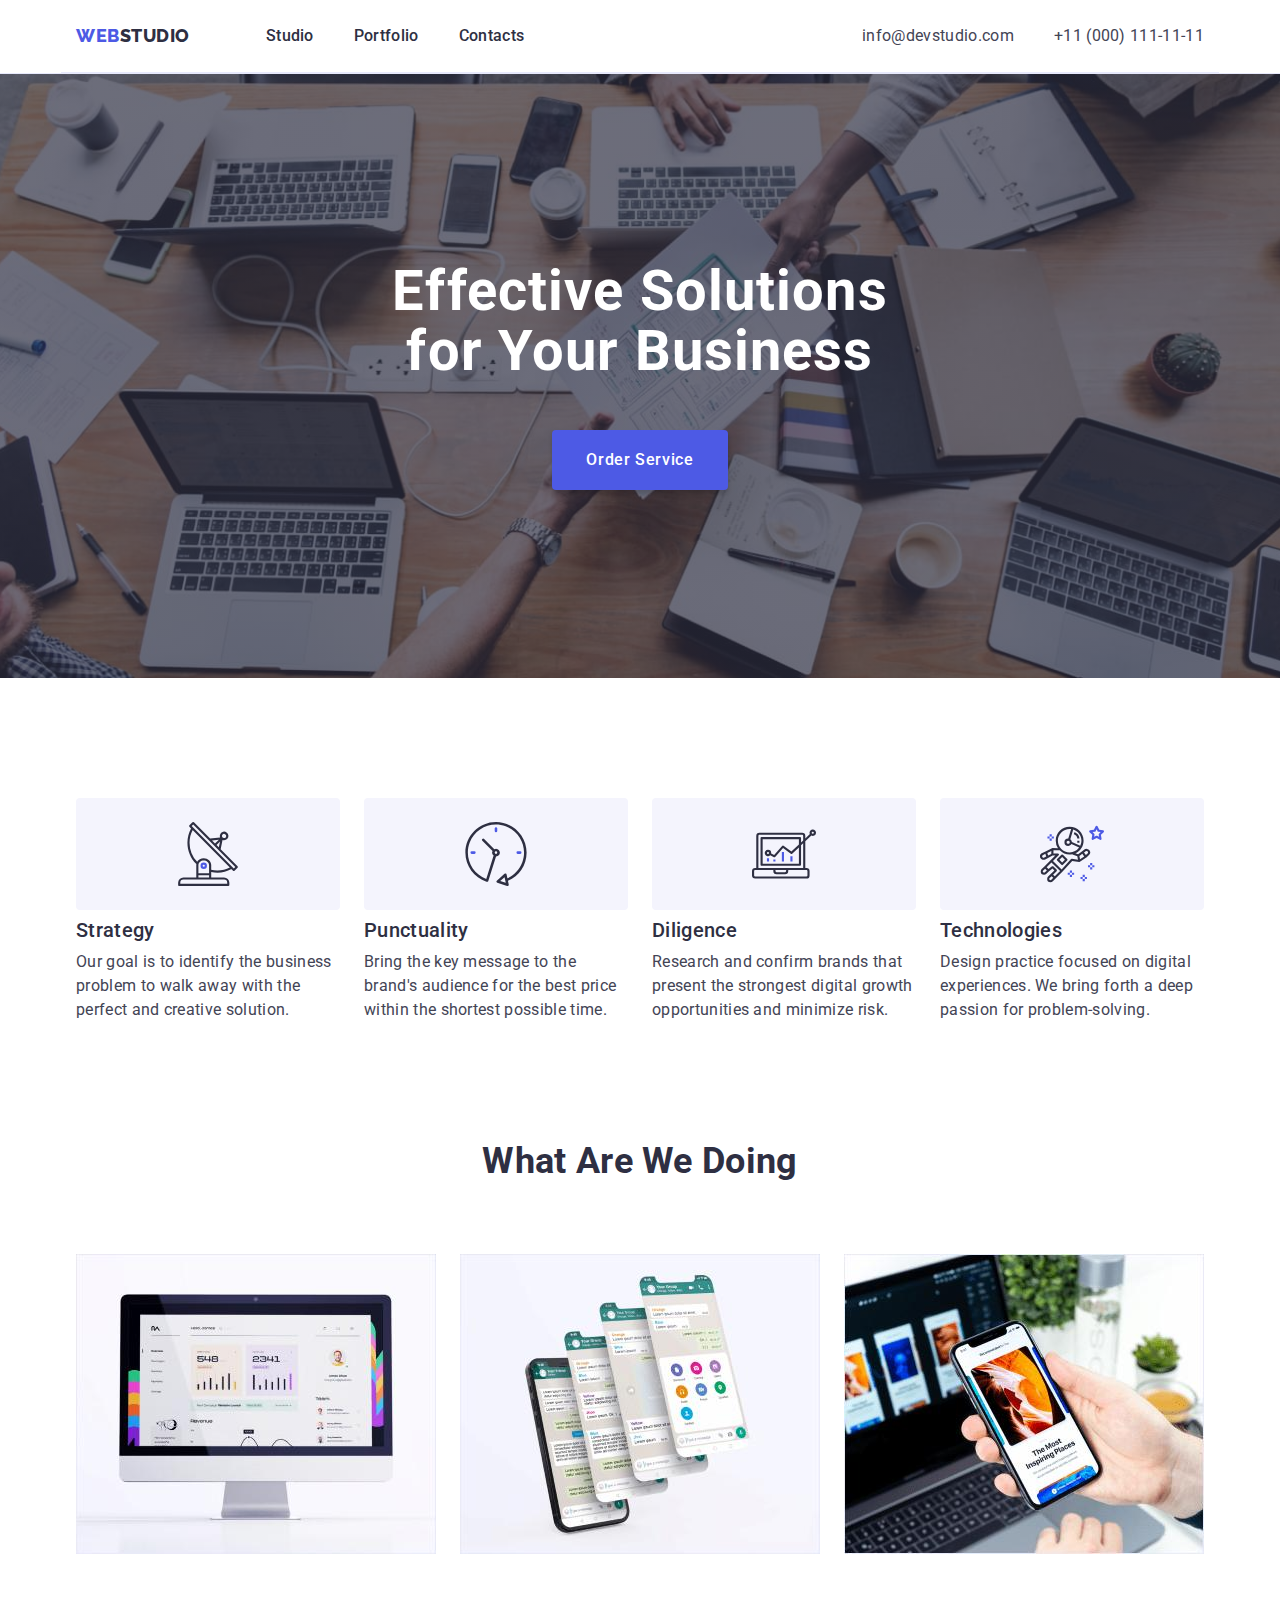
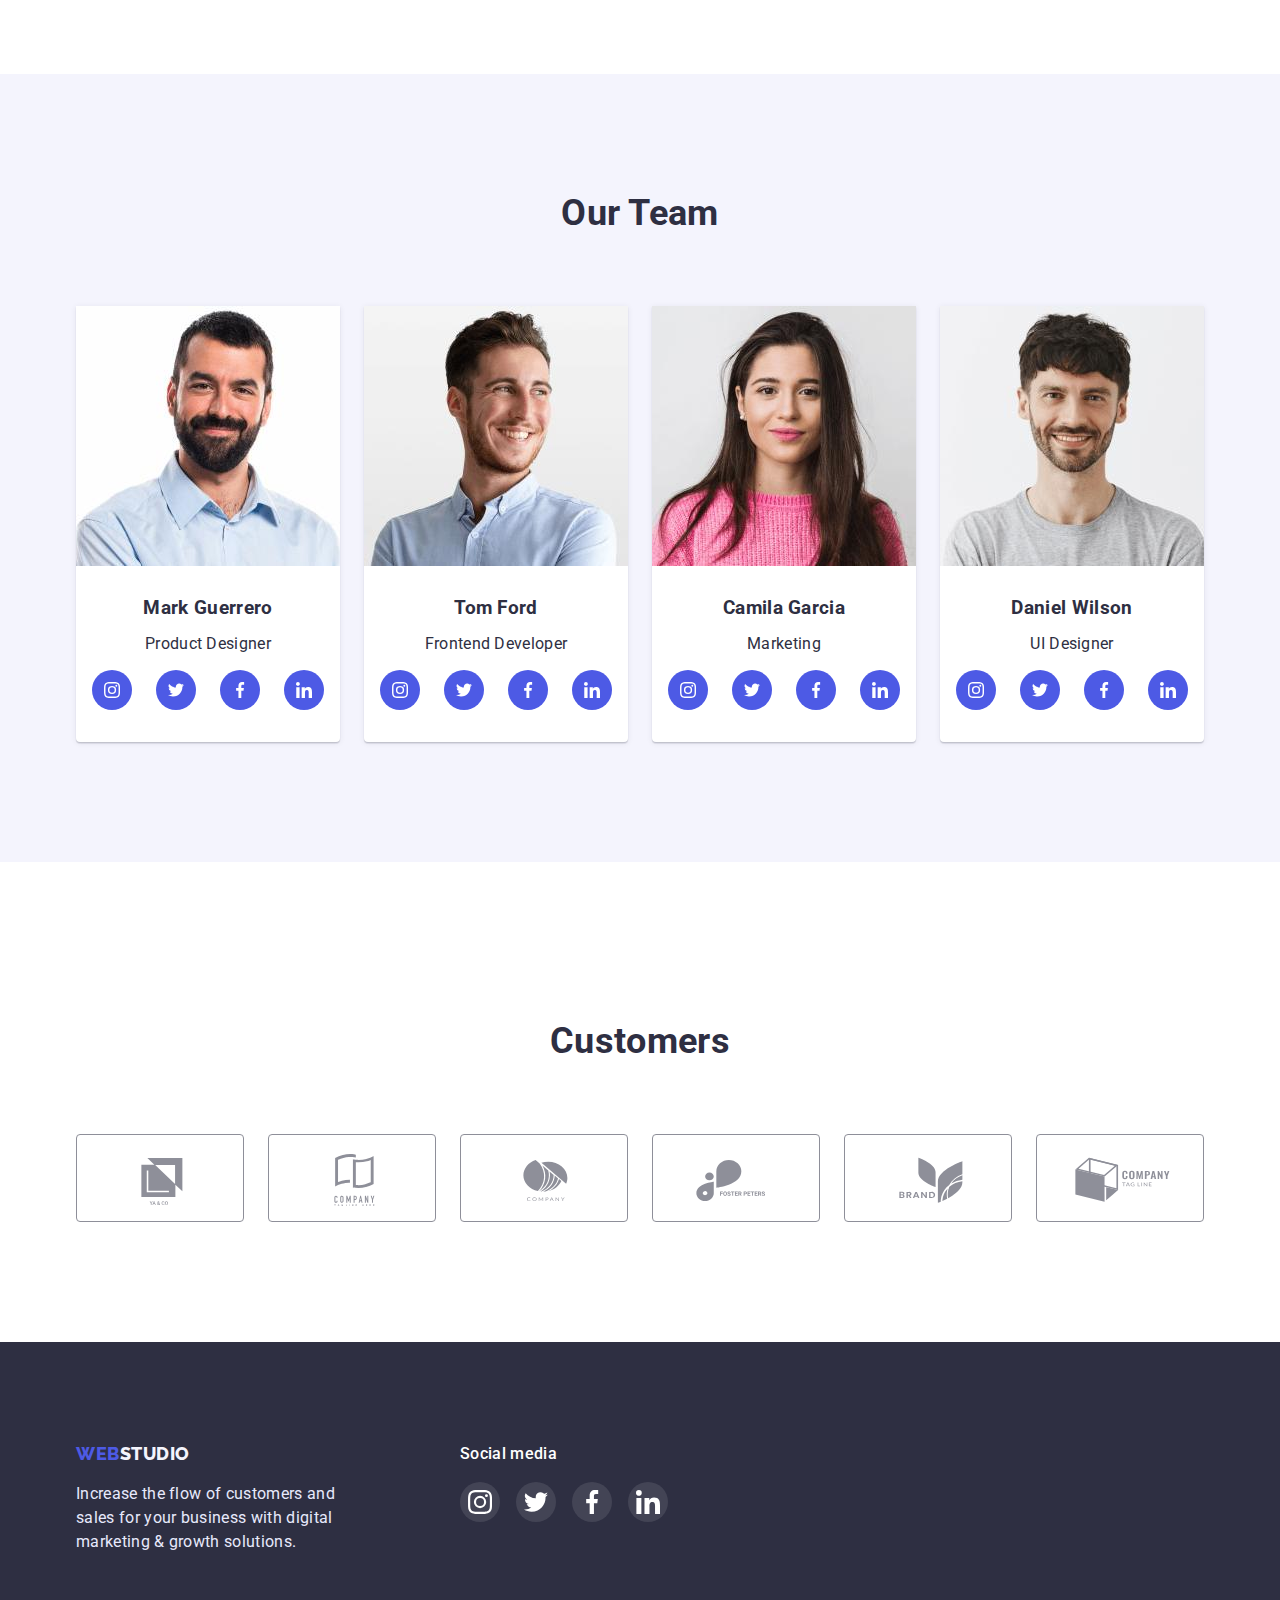
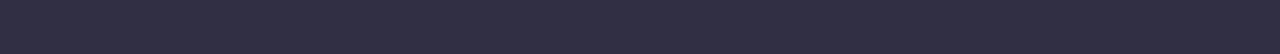
<file: index.html>
<!DOCTYPE html>
<html lang="en">
  <head>
    <meta charset="UTF-8" />
    <meta http-equiv="X-UA-Compatible" content="IE=edge" />
    <meta name="viewport" content="width=device-width, initial-scale=1.0" />
    <link rel="preconnect" href="https://fonts.googleapis.com" />
    <link rel="preconnect" href="https://fonts.gstatic.com" crossorigin />
    <link
      href="https://fonts.googleapis.com/css2?family=Raleway:wght@800&family=Roboto:wght@400;500;700;900&display=swap"
      rel="stylesheet"
    />
    <link rel="stylesheet" href="./modern-normalize.css" />
    <link rel="stylesheet" href="./css/styles.css" />
    <title>Webstudio</title>
  </head>
  <body class="page">
    <!-- Header -->

    <header class="page-header">
      <div class="container page-header">
        <nav class="header-nav">
          <!-- Logo -->
          <a href="./index.html" class="logo-link link"
            ><span class="logo-web">Web</span>Studio</a
          >
          <!-- Navigation -->
          <ul class="header-nav list">
            <li class="header-nav-list-item">
              <a href="./index.html" class="header-nav link">Studio</a>
            </li>
            <li class="header-nav-list-item">
              <a href="./portfolio.html" class="header-nav link">Portfolio</a>
            </li>
            <li class="header-nav-list-item">
              <a href="" class="header-nav link">Contacts</a>
            </li>
          </ul>
        </nav>
        <!-- Contacts -->
        <address class="contacts">
          <ul class="contacts list">
            <li class="contact-item">
              <a href="mailto:info@devstudio.com" class="contacts link"
                >info@devstudio.com</a
              >
            </li>
            <li class="contact-item">
              <a href="tel:+110001111111" class="contacts link"
                >+11 (000) 111-11-11</a
              >
            </li>
          </ul>
        </address>
      </div>
    </header>
    <!-- Main conent -->
    <main>
      <!-- Hero image -->
      <section class="section hero">
        <div class="container centered">
          <h1 class="hero-title">Effective Solutions for Your Business</h1>
          <button type="button" class="hero-button">Order Service</button>
        </div>
      </section>
      <!-- Section 1 -->
      <section class="section feature">
        <div class="container">
          <h2 class="feature-title visually-hidden">Features</h2>
          <ul class="feature-list list">
            <li class="feature-list-item">
              <div class="list-item-wrapper">
                <svg class="feature-item-icon">
                  <use href="./images/sprite.svg#icon-antenna" />
                </svg>
              </div>
              <h3 class="feature-item">Strategy</h3>
              <p class="feature-descr">
                Our goal is to identify the business problem to walk away with
                the perfect and creative solution.
              </p>
            </li>
            <li class="feature-list-item">
              <div class="list-item-wrapper">
                <svg class="feature-item-icon">
                  <use href="./images/sprite.svg#icon-clock" />
                </svg>
              </div>
              <h3 class="feature-item">Punctuality</h3>
              <p class="feature-descr">
                Bring the key message to the brand's audience for the best price
                within the shortest possible time.
              </p>
            </li>
            <li class="feature-list-item">
              <div class="list-item-wrapper">
                <svg class="feature-item-icon">
                  <use href="./images/sprite.svg#icon-diagram" />
                </svg>
              </div>
              <h3 class="feature-item">Diligence</h3>
              <p class="feature-descr">
                Research and confirm brands that present the strongest digital
                growth opportunities and minimize risk.
              </p>
            </li>
            <li class="feature-list-item">
              <div class="list-item-wrapper">
                <svg class="feature-item-icon">
                  <use href="./images/sprite.svg#icon-astronaut" />
                </svg>
              </div>
              <h3 class="feature-item">Technologies</h3>
              <p class="feature-descr">
                Design practice focused on digital experiences. We bring forth a
                deep passion for problem-solving.
              </p>
            </li>
          </ul>
        </div>
      </section>
      <!-- Section 2 -->
      <section class="section job">
        <div class="container centered">
          <h2 class="job-title title">What are we doing</h2>
          <ul class="job-list list">
            <li class="job-list-item">
              <img
                src="./images/img-1.jpg"
                alt="img 1"
                width="360"
                class="job-img"
              />
            </li>
            <li class="job-list-item">
              <img
                src="./images/img-2.jpg"
                alt="img 2"
                width="360"
                class="job-img"
              />
            </li>
            <li class="job-list-item">
              <img
                src="./images/img-3.jpg"
                alt="img 3"
                width="360"
                class="job-img"
              />
            </li>
          </ul>
        </div>
      </section>
      <!-- Section 3 -->
      <section class="section team">
        <div class="container">
          <h2 class="team-title title">Our Team</h2>
          <ul class="team-list list">
            <li class="team-list-item">
              <img
                src="./images/img-card1.jpg"
                alt="Mark Guerrero"
                width="264"
                class="team-img"
              />
              <div class="team-item-content">
                <h3 class="team-member">Mark Guerrero</h3>
                <p class="team-member-pos">Product Designer</p>
                <ul class="team-member-icons list">
                  <li class="icon-item">
                    <a class="member-icon-link">
                      <svg class="member-icon">
                        <use
                          href="./images/sprite.svg#icon-instagram"
                          class="icon-svg"
                        />
                        "
                      </svg>
                    </a>
                  </li>
                  <li class="icon-item">
                    <a class="member-icon-link">
                      <svg class="member-icon">
                        <use href="./images/sprite.svg#icon-twitter" />
                        "
                      </svg>
                    </a>
                  </li>
                  <li class="icon-item">
                    <a class="member-icon-link">
                      <svg class="member-icon">
                        <use href="./images/sprite.svg#icon-facebook" />
                        "
                      </svg>
                    </a>
                  </li>
                  <li class="icon-item">
                    <a class="member-icon-link">
                      <svg class="member-icon">
                        <use href="./images/sprite.svg#icon-linkedin" />
                        "
                      </svg>
                    </a>
                  </li>
                </ul>
              </div>
            </li>
            <li class="team-list-item">
              <img
                src="./images/img-card2.jpg"
                alt="Tom Ford"
                width="264"
                class="team-img"
              />
              <div class="team-item-content">
                <h3 class="team-member">Tom Ford</h3>
                <p class="team-member-pos">Frontend Developer</p>
                <ul class="team-member-icons list">
                  <li class="icon-item">
                    <a class="member-icon-link">
                      <svg class="member-icon">
                        <use
                          href="./images/sprite.svg#icon-instagram"
                          class="icon-svg"
                        />
                        "
                      </svg>
                    </a>
                  </li>
                  <li class="icon-item">
                    <a class="member-icon-link">
                      <svg class="member-icon">
                        <use href="./images/sprite.svg#icon-twitter" />
                        "
                      </svg>
                    </a>
                  </li>
                  <li class="icon-item">
                    <a class="member-icon-link">
                      <svg class="member-icon">
                        <use href="./images/sprite.svg#icon-facebook" />
                        "
                      </svg>
                    </a>
                  </li>
                  <li class="icon-item">
                    <a class="member-icon-link">
                      <svg class="member-icon">
                        <use href="./images/sprite.svg#icon-linkedin" />
                        "
                      </svg>
                    </a>
                  </li>
                </ul>
              </div>
            </li>
            <li class="team-list-item">
              <img
                src="./images/img-card3.jpg"
                alt="Camila Garcia"
                width="264"
                class="team-img"
              />
              <div class="team-item-content">
                <h3 class="team-member">Camila Garcia</h3>
                <p class="team-member-pos">Marketing</p>
                <ul class="team-member-icons list">
                  <li class="icon-item">
                    <a class="member-icon-link">
                      <svg class="member-icon">
                        <use
                          href="./images/sprite.svg#icon-instagram"
                          class="icon-svg"
                        />
                        "
                      </svg>
                    </a>
                  </li>
                  <li class="icon-item">
                    <a class="member-icon-link">
                      <svg class="member-icon">
                        <use href="./images/sprite.svg#icon-twitter" />
                        "
                      </svg>
                    </a>
                  </li>
                  <li class="icon-item">
                    <a class="member-icon-link">
                      <svg class="member-icon">
                        <use href="./images/sprite.svg#icon-facebook" />
                        "
                      </svg>
                    </a>
                  </li>
                  <li class="icon-item">
                    <a class="member-icon-link">
                      <svg class="member-icon">
                        <use href="./images/sprite.svg#icon-linkedin" />
                        "
                      </svg>
                    </a>
                  </li>
                </ul>
              </div>
            </li>
            <li class="team-list-item">
              <img
                src="./images/img-card4.jpg"
                alt="Daniel Wilson"
                width="264"
                class="team-img"
              />
              <div class="team-item-content">
                <h3 class="team-member">Daniel Wilson</h3>
                <p class="team-member-pos">UI Designer</p>
                <ul class="team-member-icons list">
                  <li class="icon-item">
                    <a class="member-icon-link">
                      <svg class="member-icon">
                        <use
                          href="./images/sprite.svg#icon-instagram"
                          class="icon-svg"
                        />
                        "
                      </svg>
                    </a>
                  </li>
                  <li class="icon-item">
                    <a class="member-icon-link">
                      <svg class="member-icon">
                        <use href="./images/sprite.svg#icon-twitter" />
                        "
                      </svg>
                    </a>
                  </li>
                  <li class="icon-item">
                    <a class="member-icon-link">
                      <svg class="member-icon">
                        <use href="./images/sprite.svg#icon-facebook" />
                        "
                      </svg>
                    </a>
                  </li>
                  <li class="icon-item">
                    <a class="member-icon-link">
                      <svg class="member-icon">
                        <use href="./images/sprite.svg#icon-linkedin" />
                        "
                      </svg>
                    </a>
                  </li>
                </ul>
              </div>
            </li>
          </ul>
        </div>
      </section>
      <!-- Customers -->
      <section class="customers">
        <div class="container centered">
          <h2 class="customers-title title">Customers</h2>
          <ul class="customers-list list">
            <li class="customers-item">
              <a href="" class="customers-link">
                <svg class="customers-icon">
                  <use
                    href="./images/sprite.svg#icon-client-1"
                    width="104"
                    height="56"
                  />
                </svg>
              </a>
            </li>
            <li class="customers-item">
              <a href="" class="customers-link">
                <svg class="customers-icon">
                  <use
                    href="./images/sprite.svg#icon-client-2"
                    width="104"
                    height="56"
                  />
                  "
                </svg>
              </a>
            </li>
            <li class="customers-item">
              <a href="" class="customers-link">
                <svg class="customers-icon">
                  <use
                    href="./images/sprite.svg#icon-client-3"
                    width="104"
                    height="56"
                  />
                  "
                </svg>
              </a>
            </li>
            <li class="customers-item">
              <a href="" class="customers-link">
                <svg class="customers-icon">
                  <use
                    href="./images/sprite.svg#icon-client-4"
                    width="104"
                    height="56"
                  />
                  "
                </svg>
              </a>
            </li>
            <li class="customers-item">
              <a href="" class="customers-link">
                <svg class="customers-icon">
                  <use
                    href="./images/sprite.svg#icon-client-5"
                    width="104"
                    height="56"
                  />
                  "
                </svg>
              </a>
            </li>
            <li class="customers-item">
              <a href="" class="customers-link">
                <svg class="customers-icon">
                  <use
                    href="./images/sprite.svg#icon-client-6"
                    width="104"
                    height="56"
                    class="customers-icon-svg"
                  />
                  "
                </svg>
              </a>
            </li>
          </ul>
        </div>
      </section>
    </main>
    <!-- Footer -->
    <footer class="page-footer">
      <div class="container footer">
        <div class="footer-logo-wrapper">
          <!-- Logo -->
          <a href="./index.html" class="logo-link link"
            ><span class="logo-web">Web</span
            ><span class="logo-studio">Studio</span></a
          >
          <!-- Description -->
          <p class="footer-text">
            Increase the flow of customers and sales for your business with
            digital marketing & growth solutions.
          </p>
        </div>
        <div class="social-media">
          <h2 class="social-media-title">Social media</h2>
          <ul class="social-media-icons list">
            <li class="media-item">
              <a class="media-item-link">
                <svg class="media-icon">
                  <use href="./images/sprite.svg#icon-instagram" />
                </svg>
              </a>
            </li>
            <li class="media-item">
              <a class="media-item-link">
                <svg class="media-icon">
                  <use href="./images/sprite.svg#icon-twitter" />
                </svg>
              </a>
            </li>
            <li class="media-item">
              <a class="media-item-link">
                <svg class="media-icon">
                  <use href="./images/sprite.svg#icon-facebook" />
                </svg>
              </a>
            </li>
            <li class="media-item">
              <a class="media-item-link">
                <svg class="media-icon">
                  <use href="./images/sprite.svg#icon-linkedin" />
                </svg>
              </a>
            </li>
          </ul>
        </div>
      </div>
    </footer>
  </body>
</html>
</file>
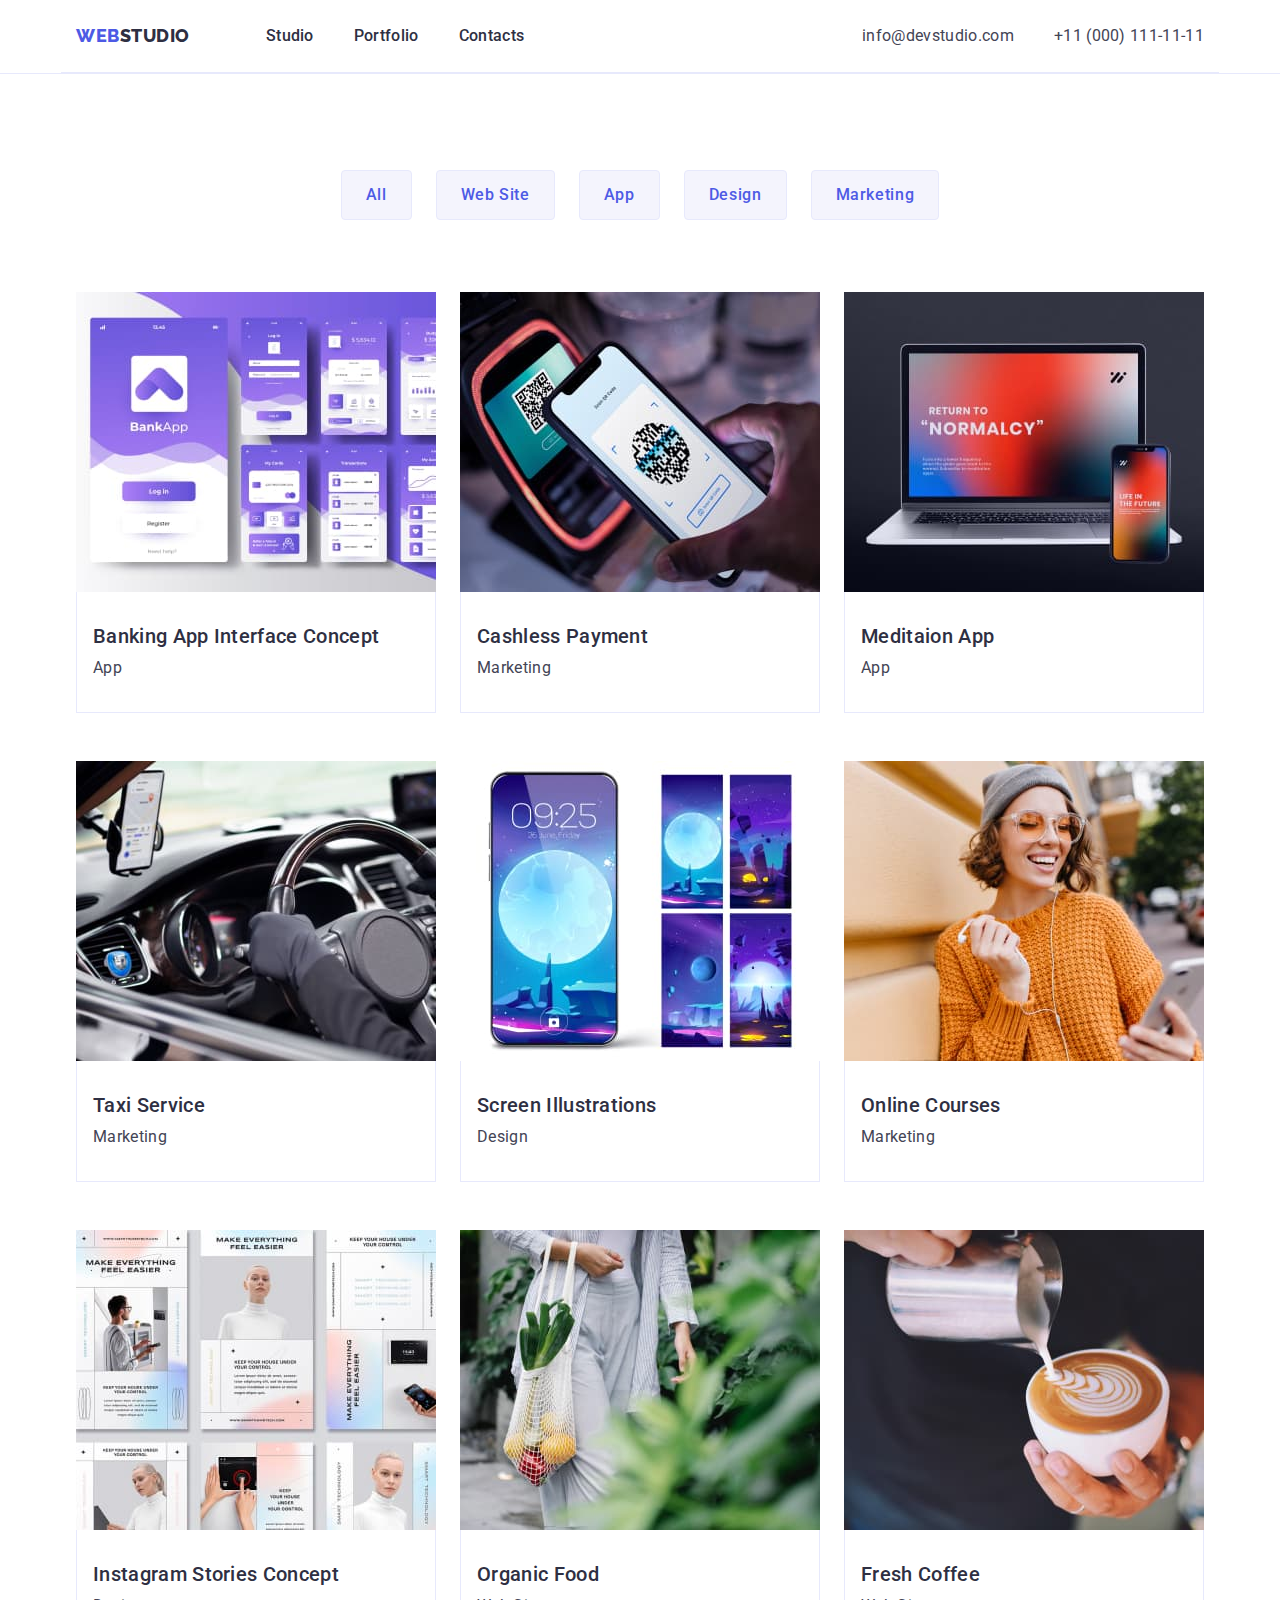
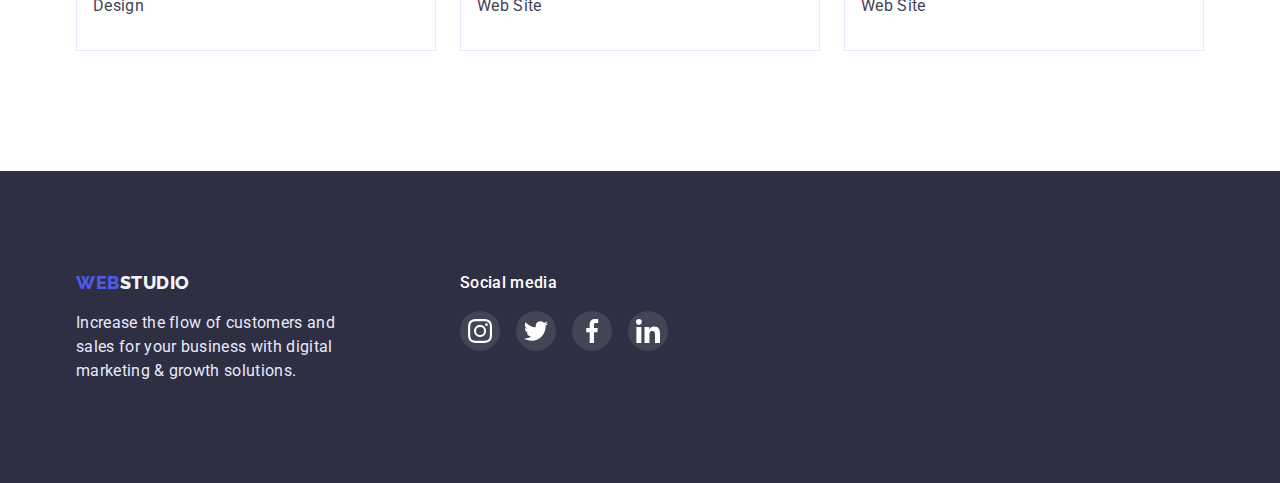
<file: portfolio.html>
<!DOCTYPE html>
<html lang="en">
  <head>
    <meta charset="UTF-8" />
    <meta http-equiv="X-UA-Compatible" content="IE=edge" />
    <meta name="viewport" content="width=device-width, initial-scale=1.0" />
    <link rel="preconnect" href="https://fonts.googleapis.com" />
    <link rel="preconnect" href="https://fonts.gstatic.com" crossorigin />
    <link
      href="https://fonts.googleapis.com/css2?family=Raleway:wght@800&family=Roboto:wght@400;500;700;900&display=swap"
      rel="stylesheet"
    />
    <link rel="stylesheet" href="./modern-normalize.css" />
    <link rel="stylesheet" href="./css/styles.css" />
    <title>Portfolio</title>
  </head>
  <body class="page">
    <!-- Header -->
    <header class="page-header">
      <div class="container page-header">
        <nav class="header-nav">
          <!-- Logo -->
          <a href="./index.html" class="logo-link link"
            ><span class="logo-web">Web</span>Studio</a
          >
          <!-- Navigation -->
          <ul class="header-nav list">
            <li class="header-nav-list-item">
              <a href="./index.html" class="header-nav link">Studio</a>
            </li>
            <li class="header-nav-list-item">
              <a href="./portfolio.html" class="header-nav link">Portfolio</a>
            </li>
            <li class="header-nav-list-item">
              <a href="" class="header-nav link">Contacts</a>
            </li>
          </ul>
        </nav>
        <!-- Contacts -->
        <address class="contacts">
          <ul class="contacts list">
            <li class="contact-item">
              <a href="mailto:info@devstudio.com" class="contacts link"
                >info@devstudio.com</a
              >
            </li>
            <li class="contact-item">
              <a href="tel:+110001111111" class="contacts link"
                >+11 (000) 111-11-11</a
              >
            </li>
          </ul>
        </address>
      </div>
    </header>
    <!-- Main conent -->
    <main>
      <!-- Filters -->
      <section class="projects section">
        <div class="container">
          <h2 class="section-title visually-hidden">Filters</h2>
          <ul class="filter-list list">
            <li class="filter-item">
              <button type="button" class="btn-filter">All</button>
            </li>
            <li class="filter-item">
              <button type="button" class="btn-filter">Web Site</button>
            </li>
            <li class="filter-item">
              <button type="button" class="btn-filter">App</button>
            </li>
            <li class="filter-item">
              <button type="button" class="btn-filter">Design</button>
            </li>
            <li class="filter-item">
              <button type="button" class="btn-filter">Marketing</button>
            </li>
          </ul>
          <!-- Projects -->

          <h1 class="section-title visually-hidden">Projects</h1>
          <ul class="project-list list">
            <li class="project-item">
              <a href="" class="project-item-link">
                <img
                  src="./images/portfolio/card-1.jpg"
                  alt="Banking App Interface Concept"
                  width="360"
                  class="project-img"
                />
                <div class="wrapper">
                  <h2 class="project-item-name">
                    Banking App Interface Concept
                  </h2>
                  <p class="project-item-type">App</p>
                </div></a
              >
            </li>
            <li class="project-item">
              <a href="" class="project-item-link">
                <img
                  src="./images/portfolio/card-2.jpg"
                  alt="Cashless Payment"
                  width="360"
                  class="project-img"
                />
                <div class="wrapper">
                  <h2 class="project-item-name">Cashless Payment</h2>
                  <p class="project-item-type">Marketing</p>
                </div></a
              >
            </li>
            <li class="project-item">
              <a href="" class="project-item-link">
                <img
                  src="./images/portfolio/card-3.jpg"
                  alt="Meditaion App"
                  width="360"
                  class="project-img"
                />
                <div class="wrapper">
                  <h2 class="project-item-name">Meditaion App</h2>
                  <p class="project-item-type">App</p>
                </div></a
              >
            </li>
            <li class="project-item">
              <a href="" class="project-item-link">
                <img
                  src="./images/portfolio/card-4.jpg"
                  alt="Taxi Service"
                  width="360"
                  class="project-img"
                />
                <div class="wrapper">
                  <h2 class="project-item-name">Taxi Service</h2>
                  <p class="project-item-type">Marketing</p>
                </div></a
              >
            </li>
            <li class="project-item">
              <a href="" class="project-item-link">
                <img
                  src="./images/portfolio/card-5.jpg"
                  alt="Screen Illustrations"
                  width="360"
                  class="project-img"
                />
                <div class="wrapper">
                  <h2 class="project-item-name">Screen Illustrations</h2>
                  <p class="project-item-type">Design</p>
                </div></a
              >
            </li>
            <li class="project-item">
              <a href="" class="project-item-link">
                <img
                  src="./images/portfolio/card-6.jpg"
                  alt="Online Courses"
                  width="360"
                  class="project-img"
                />
                <div class="wrapper">
                  <h2 class="project-item-name">Online Courses</h2>
                  <p class="project-item-type">Marketing</p>
                </div></a
              >
            </li>
            <li class="project-item">
              <a href="" class="project-item-link">
                <img
                  src="./images/portfolio/card-7.jpg"
                  alt="Instagram Stories Concept"
                  width="360"
                  class="project-img"
                />
                <div class="wrapper">
                  <h2 class="project-item-name">Instagram Stories Concept</h2>
                  <p class="project-item-type">Design</p>
                </div></a
              >
            </li>
            <li class="project-item">
              <a href="" class="project-item-link">
                <img
                  src="./images/portfolio/card-8.jpg"
                  alt="Organic Food"
                  width="360"
                  class="project-img"
                />
                <div class="wrapper">
                  <h2 class="project-item-name">Organic Food</h2>
                  <p class="project-item-type">Web Site</p>
                </div></a
              >
            </li>
            <li class="project-item">
              <a href="" class="project-item-link">
                <img
                  src="./images/portfolio/card-9.jpg"
                  alt="Fresh Coffee"
                  width="360"
                  class="project-img"
                />
                <div class="wrapper">
                  <h2 class="project-item-name">Fresh Coffee</h2>
                  <p class="project-item-type">Web Site</p>
                </div></a
              >
            </li>
          </ul>
        </div>
      </section>
    </main>
    <!-- Footer -->
    <footer class="page-footer">
      <div class="container footer">
        <div class="footer-logo-wrapper">
          <!-- Logo -->
          <a href="./index.html" class="logo-link link"
            ><span class="logo-web">Web</span
            ><span class="logo-studio">Studio</span></a
          >
          <!-- Description -->
          <p class="footer-text">
            Increase the flow of customers and sales for your business with
            digital marketing & growth solutions.
          </p>
        </div>
        <div class="social-media">
          <h2 class="social-media-title">Social media</h2>
          <ul class="social-media-icons list">
            <li class="media-item">
              <a class="media-item-link">
                <svg class="media-icon">
                  <use href="./images/sprite.svg#icon-instagram" />
                </svg>
              </a>
            </li>
            <li class="media-item">
              <a class="media-item-link">
                <svg class="media-icon">
                  <use href="./images/sprite.svg#icon-twitter" />
                </svg>
              </a>
            </li>
            <li class="media-item">
              <a class="media-item-link">
                <svg class="media-icon">
                  <use href="./images/sprite.svg#icon-facebook" />
                </svg>
              </a>
            </li>
            <li class="media-item">
              <a class="media-item-link">
                <svg class="media-icon">
                  <use href="./images/sprite.svg#icon-linkedin" />
                </svg>
              </a>
            </li>
          </ul>
        </div>
      </div>
    </footer>
  </body>
</html>
</file>
<file: css/styles.css>
:root {
  --background-color-main: #ffffff;
  --color-main: #2e2f42;
  --color-second: #4d5ae5;
  --contacts-color: #434455;
  --background-color-secondary: #f4f4fd;
  --backgroung-section-last: #8e8f99;
  --footer-text: #e7e9fc;
  --portfolio-btn-active: #404bbf;
  --container-width: 1158px;
  --section-padding-top-bottom: 120px;
  --container-padding-left: 15px;
  --container-padding-right: 15px;
  --portfolio-card-padding: 32px;
}
html {
  box-sizing: border-box;
}
*,
*::before,
*::after {
  box-sizing: inherit;
}

.page {
  width: 100%;
  max-width: 1440px;

  font-family: 'Roboto', sans-serif;
  letter-spacing: 0.02em;

  background-color: var(--background-color-main);
  color: var(--color-main);
}
.list {
  margin-top: 0;
  margin-bottom: 0;
  padding-left: 0;
  list-style: none;
}
.link {
  text-decoration: none;
}
.container {
  width: var(--container-width);
  margin-left: auto;
  margin-right: auto;
  padding-left: var(--container-padding-left);
  padding-right: var(--container-padding-right);
}
.centered {
  text-align: center;
}
/* Header */
.page-header {
  display: flex;
  justify-content: space-between;
  border-bottom: 1px solid var(--footer-text);
}

.header-nav {
  display: flex;
  align-items: center;
  padding: 0px;
}

.logo-link {
  margin-right: 76px;
  font-family: 'Raleway', sans-serif;
  font-style: normal;
  font-weight: 800;
  font-size: 18px;
  line-height: 1.33;
  letter-spacing: 0.03em;
  text-transform: uppercase;
  color: var(--color-main);
}
.logo-web {
  color: var(--color-second);
}
.header-nav.list {
  padding: 0;
}

.header-nav.link {
  padding-top: 24px;
  padding-bottom: 24px;
  font-style: normal;
  font-weight: 500;
  font-size: 16px;
  line-height: 1.5;
  color: var(--color-main);
}
.header-nav.link:hover,
.header-nav.link:focus {
  font-style: normal;
  font-weight: 500;
  font-size: 16px;
  line-height: 1.5;
  color: var(--portfolio-btn-active);
}
.header-nav-list-item:not(:last-child) {
  margin-right: 40px;
}
.contacts {
  display: flex;
  align-items: center;
  margin-left: auto;
}

.contacts.list {
  display: flex;
  padding: 0;
}
.contacts.link {
  color: var(--contacts-color);
  font-style: normal;
  margin: 0;
}
.contacts.link:hover,
.contacts.link:focus {
  color: var(--portfolio-btn-active);
}
.contact-item:not(:last-child) {
  margin-right: 40px;
}
/* Footer */
.page-footer {
  padding-top: 100px;
  padding-bottom: 100px;
  background-color: var(--color-main);
  color: var(--footer-text);
}
.page-footer .logo-link {
  margin-right: 0;
  margin-bottom: 16px;
  display: block;
}
.logo-studio {
  color: var(--background-color-secondary);
}
.footer-text {
  margin: 0;
  width: 264px;
  font-size: 16px;
  line-height: 1.5;
}
.footer {
  display: flex;
}
.footer-logo-wrapper {
  margin-right: 120px;
}
.social-media-title {
  margin-top: 0;
  margin-bottom: 16px;
  font-weight: 500;
  font-size: 16px;
  line-height: 1.5;
  letter-spacing: 0.02em;

  color: var(--background-color-main);
}
.social-media-icons {
  display: flex;
  justify-content: flex-start;
  gap: 16px;
}

.media-item-link {
  width: 40px;
  height: 40px;
  display: flex;
  justify-content: center;
  align-items: center;
  background-color: rgba(255, 255, 255, 0.1);
  border-radius: 50%;
  cursor: pointer;
}
.media-icon {
  width: 24px;
  height: 24px;
  fill: var(--background-color-main);
}

/* Studio page */
/* Titles on the page */
.title {
  font-weight: 700;
  font-size: 36px;
  line-height: 1.11;
  text-align: center;
  text-transform: capitalize;
}
/* Hero */
.section.hero {
  padding-top: 188px;
  padding-bottom: 188px;
  color: var(--background-color-main);
  background-color: var(--color-main);
  background-image: linear-gradient(
      90deg,
      rgba(46, 47, 66, 0.7),
      rgba(46, 47, 66, 0.7)
    ),
    url('../images/people-office\ 1.jpg');
  background-repeat: no-repeat;
  background-size: cover;
  background-position: center;
}
.hero-title {
  width: 496px;
  min-height: 120px;
  margin-top: 0;
  margin-bottom: 48px;
  margin-left: auto;
  margin-right: auto;
  padding-left: 0;
  padding-right: 0;
  font-size: 56px;
  line-height: 1.07;
  text-align: center;
  letter-spacing: 0.02em;
  border: 0;
}
.hero-button {
  min-width: 169px;
  min-height: 56px;
  padding: 16px 32px;
  background-color: var(--color-second);
  font-family: inherit;
  font-style: normal;
  font-weight: 500;
  font-size: 16px;
  line-height: 1.5;
  align-items: center;
  letter-spacing: 0.04em;
  color: var(--background-color-main);

  box-shadow: 0px 4px 4px rgba(0, 0, 0, 0.15);
  border-radius: 4px;
  border: 2px solid transparent;
  cursor: pointer;
}
.hero-button:hover,
.hero-button:focus {
  background-color: var(--portfolio-btn-active);
}

/* Section 1 */
.section {
  padding-top: var(--section-padding-top-bottom);
  padding-bottom: var(--section-padding-top-bottom);
}
.feature-list {
  display: flex;
  gap: 24px;
}
.list-item-wrapper {
  width: 264px;
  height: 112px;
  display: flex;
  justify-content: center;
  align-items: center;
  margin-bottom: 8px;

  background-color: var(--background-color-secondary);
  border-radius: 4px;
}
.feature-item-icon {
  width: 64px;
  height: 64px;
}

.feature-list-item {
  flex-basis: calc((100%-24px * 3) / 4);
}

.feature-item {
  margin-top: 0;
  margin-bottom: 8px;

  font-weight: 500;
  font-size: 20px;
  line-height: 1.2;
}
.feature-descr {
  margin: 0;

  font-size: 16px;
  line-height: 1.5;
  color: #434455;
}
/* Section 2 */
.section.job {
  padding-top: 0;
}
.job-title {
  margin-top: 0;
  margin-bottom: 72px;
}
.job-list {
  display: flex;
  justify-content: space-between;
}
.job-img,
.team-img {
  display: block;
}

/* Section 3 */
.team {
  background-color: var(--background-color-secondary);
  padding-top: 120px;
  padding-bottom: 120px;
  text-align: center;
}
.team-title {
  margin-top: 0px;
  margin-bottom: 72px;
}
.team-list {
  display: flex;
  gap: 24px;
}

.team-list-item {
  flex-basis: calc((100%- (3 * 24)) / 4);
  background: var(--background-color-main);
  box-shadow: 0px 1px 6px rgba(46, 47, 66, 0.08),
    0px 1px 1px rgba(46, 47, 66, 0.16), 0px 2px 1px rgba(46, 47, 66, 0.08);
  border-radius: 0px 0px 4px 4px;
}
.team-item-content {
  margin: 0;
  padding-top: 32px;
  padding-bottom: 32px;
  padding-left: 16px;
  padding-right: 16px;
}
.team-member {
  margin-top: 0;
  margin-bottom: 8px;
}
.team-member-pos {
  margin-bottom: 8;
}
.team-member-icons {
  display: flex;
  gap: 24px;
}
.icon-item {
  width: 40px;
  height: 40px;
}
.member-icon-link {
  width: 40px;
  height: 40px;
  display: flex;
  justify-content: center;
  align-items: center;
  background-color: var(--color-second);
  border-radius: 50%;
  cursor: pointer;
}
.member-icon-link:hover {
  background-color: var(--portfolio-btn-active);
}
.member-icon {
  width: 16px;
  height: 16px;
  margin: 0;
  display: block;
  fill: var(--background-color-main);
}
.icon-svg {
  width: 100%;
  height: 100%;
}
/* Section 4 (Customers) */
.customers {
  padding-top: 130px;
  padding-bottom: 120px;
}

.customers-title {
  margin-bottom: 72px;
}
.customers-list {
  display: flex;
  gap: 24px;
}
.customers-item {
  width: 168px;
  height: 88px;
}
.customers-link {
  width: 168px;
  height: 88px;
  display: block;
  padding: 16px 32px;
  color: var(--backgroung-section-last);
  border: 1px solid var(--backgroung-section-last);
  border-radius: 4px;
}

.customers-link:hover,
.customers-link:focus {
  color: var(--portfolio-btn-active);
  border: 1px solid var(--portfolio-btn-active);
}
.customers-icon {
  width: 104px;
  height: 56px;
  margin: 0;
  display: block;
  fill: currentColor;
}

/* Portfolio page */

/* Section 1 */
.projects.section {
  padding-top: 96px;
  padding-bottom: 120px;
}
.section-title {
  color: var(--color-main);
}
.visually-hidden {
  position: absolute;
  white-space: nowrap;
  width: 1px;
  height: 1px;
  overflow: hidden;
  border: 0;
  padding: 0;
  clip: rect(0 0 0 0);
  clip-path: inset(50%);
  margin: -1px;
}
.filter-list {
  margin-bottom: 72px;
  padding-left: 0;
  display: flex;
  justify-content: center;
}
.btn-filter {
  padding: 12px 24px;
  font-family: 'Roboto';
  font-weight: 500;
  background-color: var(--background-color-secondary);
  color: var(--color-second);
  font-style: normal;
  font-weight: 500;
  font-size: 16px;
  line-height: 1.5;
  letter-spacing: 0.04em;
  border-radius: 4px;
  border: 1px solid var(--footer-text);
  cursor: pointer;
}
.btn-filter:hover,
.btn-filter:focus {
  background-color: var(--portfolio-btn-active);
  color: var(--background-color-main);
  font-weight: 500;
  font-size: 16px;
  line-height: 1.5;
  letter-spacing: 0.04em;
  cursor: pointer;
  border: 1px solid transparent;
  cursor: pointer;
  box-shadow: 0px 3px 1px rgba(0, 0, 0, 0.1), 0px 2px 1px rgba(0, 0, 0, 0.08),
    0px 2px 2px rgba(0, 0, 0, 0.12);
}
.filter-item:not(:last-child) {
  margin-right: 24px;
}
/* Projects */
.project-list {
  margin-bottom: 0;
  display: flex;
  flex-wrap: wrap;
  justify-content: space-between;
  align-content: space-between;
}
.project-item:not(:nth-last-child(-n + 3)) {
  margin-bottom: 48px;
}
.project-item-link {
  display: block;
  text-decoration: none;
  cursor: pointer;
}
.project-item-link:hover {
  box-shadow: 0px 1px 6px rgba(46, 47, 66, 0.08);
}

.project-item-name {
  margin-top: 0;
  margin-bottom: 8px;
  margin-left: 16px;
  color: var(--color-main);
  font-weight: 500;
  font-size: 20px;
  line-height: 1.2;
}
.project-item-type {
  margin-top: 0;
  margin-left: 16px;
  margin-bottom: 0;
  color: var(--contacts-color);
  font-size: 16px;
  line-height: 1.5;
}
.project-img {
  display: block;
}
.wrapper {
  padding-top: var(--portfolio-card-padding);
  padding-bottom: var(--portfolio-card-padding);
  border-left: 1px solid var(--footer-text);
  border-right: 1px solid var(--footer-text);
  border-bottom: 1px solid var(--footer-text);
}
</file>
